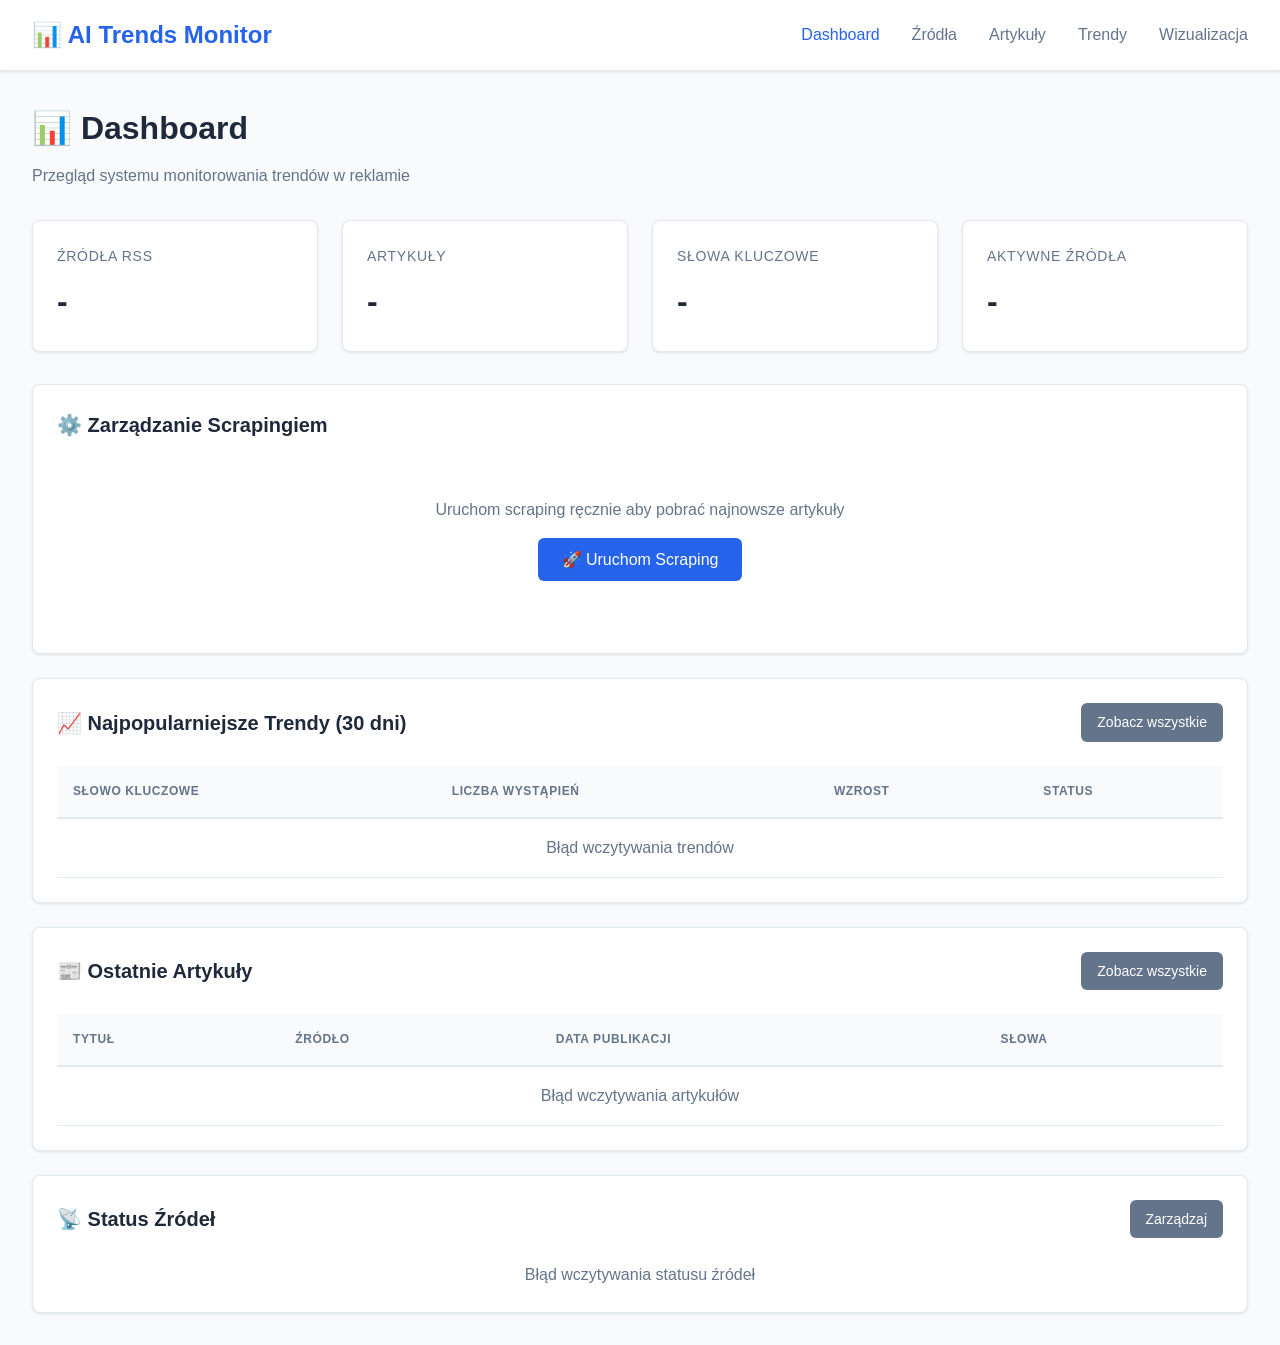
<file: admin-panel/index.html>
<!DOCTYPE html>
<html lang="pl">
<head>
    <meta charset="UTF-8">
    <meta name="viewport" content="width=device-width, initial-scale=1.0">
    <title>Dashboard - AI Trends Monitor</title>
    <link rel="stylesheet" href="css/style.css">
</head>
<body>
    <!-- Navigation -->
    <nav>
        <div class="nav-container">
            <a href="index.html" class="nav-brand">📊 AI Trends Monitor</a>
            <ul class="nav-links">
                <li><a href="index.html" class="active">Dashboard</a></li>
                <li><a href="sources.html">Źródła</a></li>
                <li><a href="articles.html">Artykuły</a></li>
                <li><a href="trends.html">Trendy</a></li>
                <li><a href="visualization.html">Wizualizacja</a></li>
            </ul>
        </div>
    </nav>

    <!-- Main Content -->
    <div class="container">
        <div class="page-header">
            <h1>📊 Dashboard</h1>
            <p>Przegląd systemu monitorowania trendów w reklamie</p>
        </div>

        <!-- Stats Grid -->
        <div class="stats-grid">
            <div class="stat-card">
                <div class="stat-label">Źródła RSS</div>
                <div class="stat-value" id="stat-sources">-</div>
            </div>
            <div class="stat-card">
                <div class="stat-label">Artykuły</div>
                <div class="stat-value" id="stat-articles">-</div>
            </div>
            <div class="stat-card">
                <div class="stat-label">Słowa kluczowe</div>
                <div class="stat-value" id="stat-keywords">-</div>
            </div>
            <div class="stat-card">
                <div class="stat-label">Aktywne źródła</div>
                <div class="stat-value" id="stat-active-sources">-</div>
            </div>
        </div>

        <!-- Scraping Control Card -->
        <div class="card">
            <div class="card-header">
                <h2 class="card-title">⚙️ Zarządzanie Scrapingiem</h2>
            </div>
            <div style="text-align: center; padding: 2rem 0;">
                <p class="text-muted mb-2">Uruchom scraping ręcznie aby pobrać najnowsze artykuły</p>
                <button id="trigger-scraping-btn" class="btn btn-primary" onclick="triggerScraping()">
                    🚀 Uruchom Scraping
                </button>
                <div id="scraping-status" class="mt-2"></div>
            </div>
        </div>

        <!-- Top Trending Keywords Card -->
        <div class="card">
            <div class="card-header">
                <h2 class="card-title">📈 Najpopularniejsze Trendy (30 dni)</h2>
                <a href="trends.html" class="btn btn-secondary btn-sm">Zobacz wszystkie</a>
            </div>
            <div id="loading-trends" class="spinner" style="display: none;"></div>
            <div class="table-container">
                <table>
                    <thead>
                        <tr>
                            <th>Słowo kluczowe</th>
                            <th>Liczba wystąpień</th>
                            <th>Wzrost</th>
                            <th>Status</th>
                        </tr>
                    </thead>
                    <tbody id="trends-tbody">
                        <tr>
                            <td colspan="4" class="text-center text-muted">Wczytywanie...</td>
                        </tr>
                    </tbody>
                </table>
            </div>
        </div>

        <!-- Recent Articles Card -->
        <div class="card">
            <div class="card-header">
                <h2 class="card-title">📰 Ostatnie Artykuły</h2>
                <a href="articles.html" class="btn btn-secondary btn-sm">Zobacz wszystkie</a>
            </div>
            <div id="loading-articles" class="spinner" style="display: none;"></div>
            <div class="table-container">
                <table>
                    <thead>
                        <tr>
                            <th>Tytuł</th>
                            <th>Źródło</th>
                            <th>Data publikacji</th>
                            <th>Słowa</th>
                        </tr>
                    </thead>
                    <tbody id="articles-tbody">
                        <tr>
                            <td colspan="4" class="text-center text-muted">Wczytywanie...</td>
                        </tr>
                    </tbody>
                </table>
            </div>
        </div>

        <!-- Sources Status Card -->
        <div class="card">
            <div class="card-header">
                <h2 class="card-title">📡 Status Źródeł</h2>
                <a href="sources.html" class="btn btn-secondary btn-sm">Zarządzaj</a>
            </div>
            <div id="loading-sources" class="spinner" style="display: none;"></div>
            <div id="sources-status"></div>
        </div>
    </div>

    <script src="js/api.js"></script>
    <script>
        // Load statistics
        async function loadStats() {
            try {
                const stats = await api.getStats();

                document.getElementById('stat-sources').textContent = stats.total_sources || 0;
                document.getElementById('stat-articles').textContent = stats.total_articles || 0;
                document.getElementById('stat-keywords').textContent = stats.unique_keywords || 0;
                document.getElementById('stat-active-sources').textContent = stats.active_sources || 0;

            } catch (error) {
                console.error('Error loading stats:', error);
            }
        }

        // Load top trends
        async function loadTrends() {
            const tbody = document.getElementById('trends-tbody');
            const spinner = document.getElementById('loading-trends');

            try {
                spinner.style.display = 'block';
                tbody.innerHTML = '';

                const trends = await api.getTrends(30, 10);

                if (trends.length === 0) {
                    tbody.innerHTML = `
                        <tr>
                            <td colspan="4" class="text-center text-muted">
                                Brak trendów do wyświetlenia
                            </td>
                        </tr>
                    `;
                    return;
                }

                trends.forEach(trend => {
                    const row = document.createElement('tr');
                    const growthPercent = (trend.growth_rate * 100).toFixed(1);
                    const trendBadge = trend.is_trending
                        ? '<span class="badge badge-success">📈 Rosnący</span>'
                        : '<span class="badge badge-info">-</span>';

                    row.innerHTML = `
                        <td><strong>${trend.keyword}</strong></td>
                        <td>
                            <a href="articles.html?topic_id=${trend.topic_id}&topic_name=${encodeURIComponent(trend.keyword)}"
                               style="color: var(--primary-color); text-decoration: none;"
                               title="Zobacz artykuły powiązane z tym trendem">
                                ${trend.count} 📄
                            </a>
                        </td>
                        <td><span class="badge badge-success">+${growthPercent}%</span></td>
                        <td>${trendBadge}</td>
                    `;

                    tbody.appendChild(row);
                });

            } catch (error) {
                console.error('Error loading trends:', error);
                tbody.innerHTML = `
                    <tr>
                        <td colspan="4" class="text-center text-muted">
                            Błąd wczytywania trendów
                        </td>
                    </tr>
                `;
            } finally {
                spinner.style.display = 'none';
            }
        }

        // Load recent articles
        async function loadArticles() {
            const tbody = document.getElementById('articles-tbody');
            const spinner = document.getElementById('loading-articles');

            try {
                spinner.style.display = 'block';
                tbody.innerHTML = '';

                const articles = await api.getArticles({ limit: 10, days: 7 });

                if (articles.length === 0) {
                    tbody.innerHTML = `
                        <tr>
                            <td colspan="4" class="text-center text-muted">
                                Brak artykułów do wyświetlenia
                            </td>
                        </tr>
                    `;
                    return;
                }

                articles.forEach(article => {
                    const row = document.createElement('tr');
                    const date = article.published_date
                        ? new Date(article.published_date).toLocaleDateString('pl-PL')
                        : 'Brak daty';

                    row.innerHTML = `
                        <td>
                            <a href="${article.url}" target="_blank" style="color: var(--primary-color); text-decoration: none;">
                                ${article.title}
                            </a>
                        </td>
                        <td><span class="text-sm">${article.source_name}</span></td>
                        <td class="text-sm">${date}</td>
                        <td>${article.word_count}</td>
                    `;

                    tbody.appendChild(row);
                });

            } catch (error) {
                console.error('Error loading articles:', error);
                tbody.innerHTML = `
                    <tr>
                        <td colspan="4" class="text-center text-muted">
                            Błąd wczytywania artykułów
                        </td>
                    </tr>
                `;
            } finally {
                spinner.style.display = 'none';
            }
        }

        // Load sources status
        async function loadSourcesStatus() {
            const container = document.getElementById('sources-status');
            const spinner = document.getElementById('loading-sources');

            try {
                spinner.style.display = 'block';
                container.innerHTML = '';

                const sources = await api.getSources(false);

                const activeSources = sources.filter(s => s.active).length;
                const inactiveSources = sources.filter(s => !s.active).length;

                container.innerHTML = `
                    <div class="flex flex-gap">
                        <div style="flex: 1; text-align: center; padding: 1rem;">
                            <div style="font-size: 2rem; color: var(--success-color);">✓</div>
                            <div style="font-size: 1.5rem; font-weight: 600;">${activeSources}</div>
                            <div class="text-muted text-sm">Aktywne źródła</div>
                        </div>
                        <div style="flex: 1; text-align: center; padding: 1rem;">
                            <div style="font-size: 2rem; color: var(--danger-color);">✗</div>
                            <div style="font-size: 1.5rem; font-weight: 600;">${inactiveSources}</div>
                            <div class="text-muted text-sm">Nieaktywne źródła</div>
                        </div>
                        <div style="flex: 1; text-align: center; padding: 1rem;">
                            <div style="font-size: 2rem;">📊</div>
                            <div style="font-size: 1.5rem; font-weight: 600;">${sources.length}</div>
                            <div class="text-muted text-sm">Wszystkie źródła</div>
                        </div>
                    </div>
                `;

            } catch (error) {
                console.error('Error loading sources status:', error);
                container.innerHTML = '<p class="text-center text-muted">Błąd wczytywania statusu źródeł</p>';
            } finally {
                spinner.style.display = 'none';
            }
        }

        // Trigger scraping
        async function triggerScraping() {
            const btn = document.getElementById('trigger-scraping-btn');
            const statusDiv = document.getElementById('scraping-status');

            try {
                btn.disabled = true;
                btn.textContent = '⏳ Uruchamianie...';

                const result = await api.triggerScraping();

                statusDiv.innerHTML = `
                    <div class="alert alert-success">
                        Scraping uruchomiony! PID: ${result.pid}<br>
                        Status: ${result.status}<br>
                        <small>To może potrwać kilka minut. Odśwież stronę za chwilę aby zobaczyć nowe artykuły.</small>
                    </div>
                `;

                setTimeout(() => {
                    btn.disabled = false;
                    btn.textContent = '🚀 Uruchom Scraping';
                }, 10000);

            } catch (error) {
                statusDiv.innerHTML = `
                    <div class="alert alert-error">
                        Błąd uruchamiania scrapingu: ${error.message}
                    </div>
                `;
                btn.disabled = false;
                btn.textContent = '🚀 Uruchom Scraping';
            }
        }

        // Load all data on page load
        document.addEventListener('DOMContentLoaded', () => {
            loadStats();
            loadTrends();
            loadArticles();
            loadSourcesStatus();
        });
    </script>
</body>
</html>
</file>
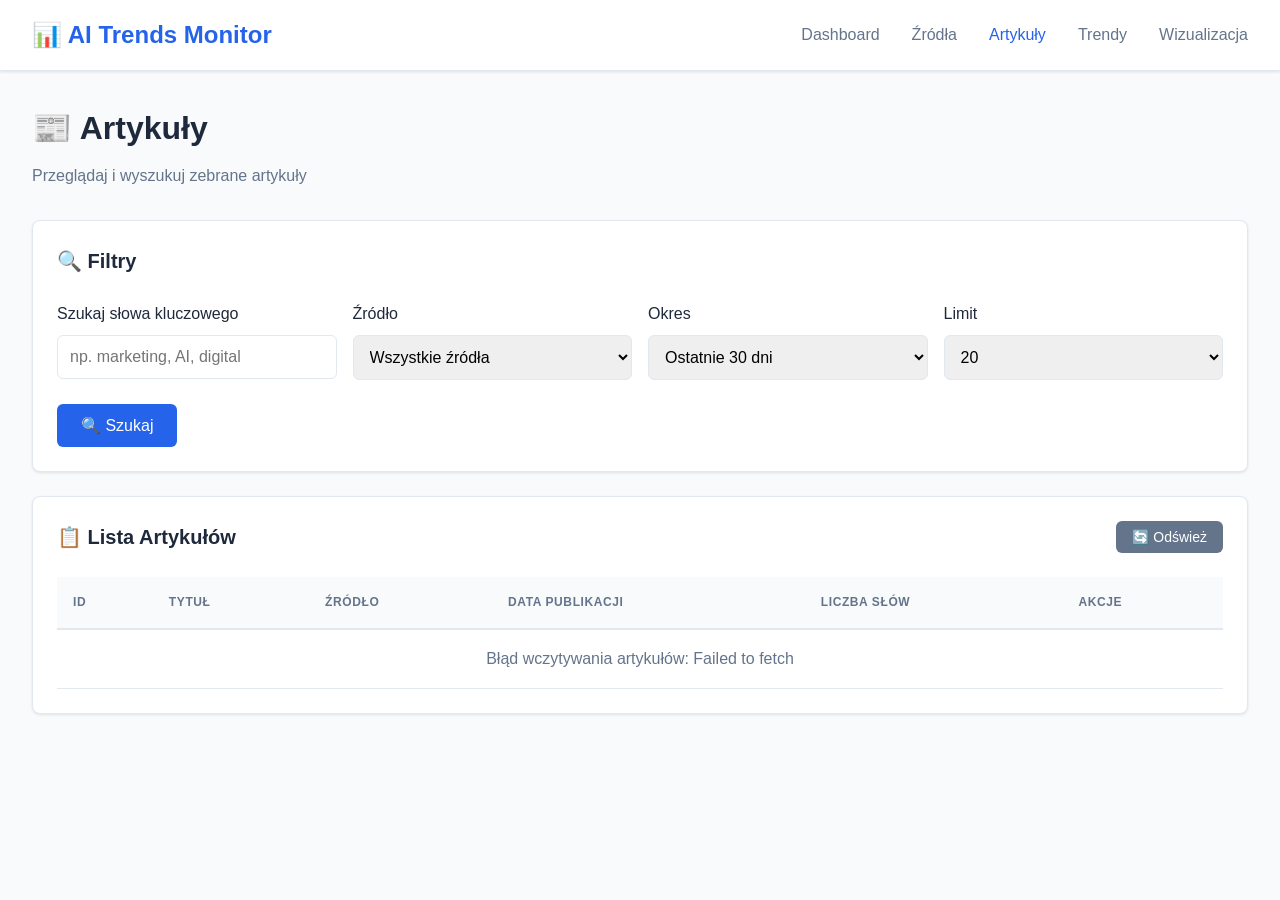
<file: admin-panel/articles.html>
<!DOCTYPE html>
<html lang="pl">
<head>
    <meta charset="UTF-8">
    <meta name="viewport" content="width=device-width, initial-scale=1.0">
    <title>Artykuły - AI Trends Monitor</title>
    <link rel="stylesheet" href="css/style.css">
</head>
<body>
    <!-- Navigation -->
    <nav>
        <div class="nav-container">
            <a href="index.html" class="nav-brand">📊 AI Trends Monitor</a>
            <ul class="nav-links">
                <li><a href="index.html">Dashboard</a></li>
                <li><a href="sources.html">Źródła</a></li>
                <li><a href="articles.html" class="active">Artykuły</a></li>
                <li><a href="trends.html">Trendy</a></li>
                <li><a href="visualization.html">Wizualizacja</a></li>
            </ul>
        </div>
    </nav>

    <!-- Main Content -->
    <div class="container">
        <div class="page-header">
            <h1>📰 Artykuły</h1>
            <p>Przeglądaj i wyszukuj zebrane artykuły</p>
        </div>

        <!-- Topic Filter Banner (shown when filtering by topic) -->
        <div id="topic-filter-banner" class="card" style="display: none; background: linear-gradient(135deg, #667eea 0%, #764ba2 100%); color: white;">
            <div class="flex" style="justify-content: space-between; align-items: center;">
                <div>
                    <strong>📊 Filtrowanie po temacie:</strong>
                    <span id="topic-filter-name"></span>
                </div>
                <button class="btn btn-secondary btn-sm" onclick="clearTopicFilter()">
                    ✕ Wyczyść filtr
                </button>
            </div>
        </div>

        <!-- Filters Card -->
        <div class="card">
            <div class="card-header">
                <h2 class="card-title">🔍 Filtry</h2>
            </div>
            <div class="flex flex-gap" style="flex-wrap: wrap;">
                <div class="form-group" style="flex: 1; min-width: 200px;">
                    <label class="form-label">Szukaj słowa kluczowego</label>
                    <input
                        type="text"
                        id="keyword-filter"
                        class="form-input"
                        placeholder="np. marketing, AI, digital"
                    >
                </div>
                <div class="form-group" style="flex: 1; min-width: 200px;">
                    <label class="form-label">Źródło</label>
                    <select id="source-filter" class="form-select">
                        <option value="">Wszystkie źródła</option>
                    </select>
                </div>
                <div class="form-group" style="flex: 1; min-width: 200px;">
                    <label class="form-label">Okres</label>
                    <select id="days-filter" class="form-select">
                        <option value="">Wszystkie</option>
                        <option value="7">Ostatnie 7 dni</option>
                        <option value="30" selected>Ostatnie 30 dni</option>
                        <option value="90">Ostatnie 90 dni</option>
                    </select>
                </div>
                <div class="form-group" style="flex: 1; min-width: 200px;">
                    <label class="form-label">Limit</label>
                    <select id="limit-filter" class="form-select">
                        <option value="20" selected>20</option>
                        <option value="50">50</option>
                        <option value="100">100</option>
                    </select>
                </div>
            </div>
            <button class="btn btn-primary" onclick="loadArticles()">
                🔍 Szukaj
            </button>
        </div>

        <!-- Articles Card -->
        <div class="card">
            <div class="card-header">
                <h2 class="card-title">📋 Lista Artykułów</h2>
                <button class="btn btn-secondary btn-sm" onclick="loadArticles()">
                    🔄 Odśwież
                </button>
            </div>

            <!-- Loading Spinner -->
            <div id="loading-spinner" class="spinner" style="display: none;"></div>

            <!-- Articles Table -->
            <div class="table-container">
                <table>
                    <thead>
                        <tr>
                            <th>ID</th>
                            <th>Tytuł</th>
                            <th>Źródło</th>
                            <th>Data publikacji</th>
                            <th>Liczba słów</th>
                            <th>Akcje</th>
                        </tr>
                    </thead>
                    <tbody id="articles-tbody">
                        <tr>
                            <td colspan="6" class="text-center text-muted">
                                Użyj filtrów i kliknij "Szukaj"
                            </td>
                        </tr>
                    </tbody>
                </table>
            </div>
        </div>
    </div>

    <script src="js/api.js"></script>
    <script>
        // Current topic filter (set from URL)
        let currentTopicId = null;

        // Format date
        function formatDate(dateString) {
            if (!dateString) return 'Brak daty';
            const date = new Date(dateString);
            return date.toLocaleString('pl-PL');
        }

        // Load sources for filter
        async function loadSourcesFilter() {
            try {
                const sources = await api.getSources(true);
                const select = document.getElementById('source-filter');

                sources.forEach(source => {
                    const option = document.createElement('option');
                    option.value = source.id;
                    option.textContent = source.name;
                    select.appendChild(option);
                });

            } catch (error) {
                console.error('Error loading sources filter:', error);
            }
        }

        // Clear topic filter
        function clearTopicFilter() {
            currentTopicId = null;
            document.getElementById('topic-filter-banner').style.display = 'none';
            // Update URL without topic_id
            window.history.replaceState({}, '', 'articles.html');
            loadArticles();
        }

        // Load articles
        async function loadArticles() {
            const tbody = document.getElementById('articles-tbody');
            const spinner = document.getElementById('loading-spinner');

            const keyword = document.getElementById('keyword-filter').value;
            const sourceId = document.getElementById('source-filter').value;
            const days = document.getElementById('days-filter').value;
            const limit = document.getElementById('limit-filter').value;

            try {
                spinner.style.display = 'block';
                tbody.innerHTML = '';

                const params = {
                    limit: parseInt(limit)
                };

                // Topic filter takes priority
                if (currentTopicId) {
                    params.topic_id = currentTopicId;
                } else {
                    if (keyword) params.keyword = keyword;
                    if (sourceId) params.source_id = parseInt(sourceId);
                    if (days) params.days = parseInt(days);
                }

                const articles = await api.getArticles(params);

                if (articles.length === 0) {
                    tbody.innerHTML = `
                        <tr>
                            <td colspan="6" class="text-center text-muted">
                                Nie znaleziono artykułów spełniających kryteria
                            </td>
                        </tr>
                    `;
                    return;
                }

                articles.forEach(article => {
                    const row = document.createElement('tr');

                    row.innerHTML = `
                        <td>${article.id}</td>
                        <td>
                            <strong>${article.title}</strong>
                        </td>
                        <td><span class="text-sm">${article.source_name}</span></td>
                        <td class="text-sm">${formatDate(article.published_date)}</td>
                        <td>${article.word_count}</td>
                        <td>
                            <a href="${article.url}" target="_blank" class="btn btn-primary btn-sm">
                                🔗 Otwórz
                            </a>
                        </td>
                    `;

                    tbody.appendChild(row);
                });

            } catch (error) {
                console.error('Error loading articles:', error);
                tbody.innerHTML = `
                    <tr>
                        <td colspan="6" class="text-center text-muted">
                            Błąd wczytywania artykułów: ${error.message}
                        </td>
                    </tr>
                `;
            } finally {
                spinner.style.display = 'none';
            }
        }

        // Load data on page load
        document.addEventListener('DOMContentLoaded', () => {
            loadSourcesFilter();

            // Check for URL parameters
            const urlParams = new URLSearchParams(window.location.search);
            const topicIdParam = urlParams.get('topic_id');
            const topicNameParam = urlParams.get('topic_name');
            const keywordParam = urlParams.get('keyword');

            // Topic filter takes priority
            if (topicIdParam) {
                currentTopicId = parseInt(topicIdParam);
                document.getElementById('topic-filter-banner').style.display = 'block';
                document.getElementById('topic-filter-name').textContent = topicNameParam || `Topic #${topicIdParam}`;
                // Clear days filter to show all articles
                document.getElementById('days-filter').value = '';
            } else if (keywordParam) {
                document.getElementById('keyword-filter').value = keywordParam;
                document.getElementById('days-filter').value = '';
            }

            loadArticles();
        });

        // Add enter key listener for keyword search
        document.getElementById('keyword-filter').addEventListener('keypress', (e) => {
            if (e.key === 'Enter') {
                loadArticles();
            }
        });
    </script>
</body>
</html>
</file>
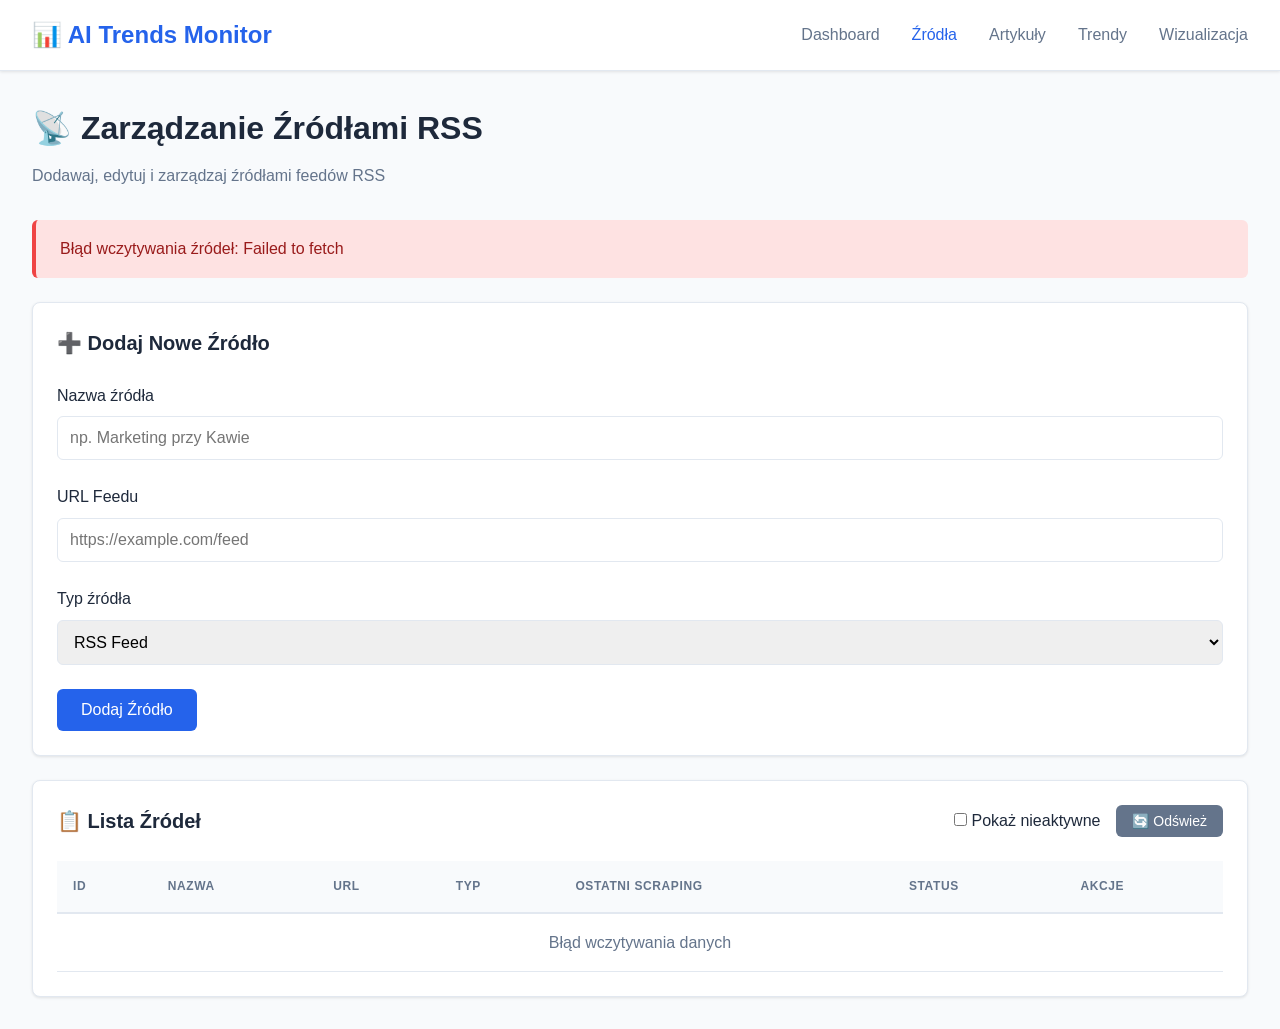
<file: admin-panel/sources.html>
<!DOCTYPE html>
<html lang="pl">
<head>
    <meta charset="UTF-8">
    <meta name="viewport" content="width=device-width, initial-scale=1.0">
    <title>Źródła RSS - AI Trends Monitor</title>
    <link rel="stylesheet" href="css/style.css">
</head>
<body>
    <!-- Navigation -->
    <nav>
        <div class="nav-container">
            <a href="index.html" class="nav-brand">📊 AI Trends Monitor</a>
            <ul class="nav-links">
                <li><a href="index.html">Dashboard</a></li>
                <li><a href="sources.html" class="active">Źródła</a></li>
                <li><a href="articles.html">Artykuły</a></li>
                <li><a href="trends.html">Trendy</a></li>
                <li><a href="visualization.html">Wizualizacja</a></li>
            </ul>
        </div>
    </nav>

    <!-- Main Content -->
    <div class="container">
        <div class="page-header">
            <h1>📡 Zarządzanie Źródłami RSS</h1>
            <p>Dodawaj, edytuj i zarządzaj źródłami feedów RSS</p>
        </div>

        <!-- Alert Container -->
        <div id="alert-container"></div>

        <!-- Add Source Card -->
        <div class="card">
            <div class="card-header">
                <h2 class="card-title">➕ Dodaj Nowe Źródło</h2>
            </div>
            <form id="add-source-form">
                <div class="form-group">
                    <label class="form-label" for="source-name">Nazwa źródła</label>
                    <input
                        type="text"
                        id="source-name"
                        class="form-input"
                        placeholder="np. Marketing przy Kawie"
                        required
                    >
                </div>
                <div class="form-group">
                    <label class="form-label" for="source-url">URL Feedu</label>
                    <input
                        type="url"
                        id="source-url"
                        class="form-input"
                        placeholder="https://example.com/feed"
                        required
                    >
                </div>
                <div class="form-group">
                    <label class="form-label" for="source-type">Typ źródła</label>
                    <select id="source-type" class="form-select" required>
                        <option value="rss">RSS Feed</option>
                        <option value="blog">Blog</option>
                        <option value="sitemap">Sitemap</option>
                    </select>
                </div>
                <button type="submit" class="btn btn-primary">Dodaj Źródło</button>
            </form>
        </div>

        <!-- Sources List Card -->
        <div class="card">
            <div class="card-header">
                <h2 class="card-title">📋 Lista Źródeł</h2>
                <div class="flex flex-gap items-center">
                    <label>
                        <input type="checkbox" id="show-inactive" onchange="loadSources()">
                        Pokaż nieaktywne
                    </label>
                    <button class="btn btn-secondary btn-sm" onclick="loadSources()">
                        🔄 Odśwież
                    </button>
                </div>
            </div>

            <!-- Loading Spinner -->
            <div id="loading-spinner" class="spinner" style="display: none;"></div>

            <!-- Sources Table -->
            <div class="table-container">
                <table id="sources-table">
                    <thead>
                        <tr>
                            <th>ID</th>
                            <th>Nazwa</th>
                            <th>URL</th>
                            <th>Typ</th>
                            <th>Ostatni scraping</th>
                            <th>Status</th>
                            <th>Akcje</th>
                        </tr>
                    </thead>
                    <tbody id="sources-tbody">
                        <!-- Sources will be loaded here -->
                    </tbody>
                </table>
            </div>
        </div>
    </div>

    <!-- Edit Modal -->
    <div id="edit-modal" class="modal">
        <div class="modal-content">
            <div class="modal-header">
                <h2 class="modal-title">✏️ Edytuj Źródło</h2>
                <button class="modal-close" onclick="closeEditModal()">&times;</button>
            </div>
            <form id="edit-source-form">
                <input type="hidden" id="edit-source-id">
                <div class="form-group">
                    <label class="form-label" for="edit-source-name">Nazwa źródła</label>
                    <input
                        type="text"
                        id="edit-source-name"
                        class="form-input"
                        required
                    >
                </div>
                <div class="form-group">
                    <label class="form-label" for="edit-source-url">URL Feedu</label>
                    <input
                        type="url"
                        id="edit-source-url"
                        class="form-input"
                        required
                    >
                </div>
                <div class="form-group">
                    <label class="form-label" for="edit-source-type">Typ źródła</label>
                    <select id="edit-source-type" class="form-select" required>
                        <option value="rss">RSS Feed</option>
                        <option value="blog">Blog</option>
                        <option value="sitemap">Sitemap</option>
                    </select>
                </div>
                <div class="flex flex-gap">
                    <button type="submit" class="btn btn-primary">Zapisz zmiany</button>
                    <button type="button" class="btn btn-secondary" onclick="closeEditModal()">Anuluj</button>
                </div>
            </form>
        </div>
    </div>

    <script src="js/api.js"></script>
    <script>
        // Show alert message
        function showAlert(message, type = 'success') {
            const alertContainer = document.getElementById('alert-container');
            const alertClass = type === 'success' ? 'alert-success' : 'alert-error';

            const alertHtml = `
                <div class="alert ${alertClass}">
                    ${message}
                </div>
            `;

            alertContainer.innerHTML = alertHtml;

            // Auto-hide after 5 seconds
            setTimeout(() => {
                alertContainer.innerHTML = '';
            }, 5000);
        }

        // Format date
        function formatDate(dateString) {
            if (!dateString) return 'Nigdy';
            const date = new Date(dateString);
            return date.toLocaleString('pl-PL');
        }

        // Load sources from API
        async function loadSources() {
            const tbody = document.getElementById('sources-tbody');
            const spinner = document.getElementById('loading-spinner');
            const showInactive = document.getElementById('show-inactive').checked;

            try {
                spinner.style.display = 'block';
                tbody.innerHTML = '';

                const sources = await api.getSources(!showInactive);

                if (sources.length === 0) {
                    tbody.innerHTML = `
                        <tr>
                            <td colspan="7" class="text-center text-muted">
                                Brak źródeł do wyświetlenia
                            </td>
                        </tr>
                    `;
                    return;
                }

                sources.forEach(source => {
                    const row = document.createElement('tr');
                    const statusBadge = source.active
                        ? '<span class="badge badge-success">Aktywne</span>'
                        : '<span class="badge badge-danger">Nieaktywne</span>';

                    row.innerHTML = `
                        <td>${source.id}</td>
                        <td><strong>${source.name}</strong></td>
                        <td><span class="text-sm">${source.url.substring(0, 50)}${source.url.length > 50 ? '...' : ''}</span></td>
                        <td><span class="badge badge-info">${source.source_type}</span></td>
                        <td class="text-sm">${formatDate(source.last_scraped)}</td>
                        <td>${statusBadge}</td>
                        <td>
                            <div class="flex flex-gap">
                                <button class="btn btn-secondary btn-sm" onclick="openEditModal(${source.id})">
                                    ✏️ Edytuj
                                </button>
                                <button class="btn btn-danger btn-sm" onclick="deleteSource(${source.id}, '${source.name}')">
                                    🗑️ Usuń
                                </button>
                            </div>
                        </td>
                    `;

                    tbody.appendChild(row);
                });

            } catch (error) {
                showAlert('Błąd wczytywania źródeł: ' + error.message, 'error');
                tbody.innerHTML = `
                    <tr>
                        <td colspan="7" class="text-center text-muted">
                            Błąd wczytywania danych
                        </td>
                    </tr>
                `;
            } finally {
                spinner.style.display = 'none';
            }
        }

        // Add source form handler
        document.getElementById('add-source-form').addEventListener('submit', async (e) => {
            e.preventDefault();

            const name = document.getElementById('source-name').value;
            const url = document.getElementById('source-url').value;
            const type = document.getElementById('source-type').value;

            try {
                await api.addSource(name, url, type);
                showAlert(`Źródło "${name}" zostało dodane pomyślnie!`, 'success');

                // Clear form
                document.getElementById('add-source-form').reset();

                // Reload sources
                loadSources();

            } catch (error) {
                showAlert('Błąd dodawania źródła: ' + error.message, 'error');
            }
        });

        // Open edit modal
        async function openEditModal(sourceId) {
            try {
                const sources = await api.getSources(false);
                const source = sources.find(s => s.id === sourceId);

                if (!source) {
                    showAlert('Nie znaleziono źródła', 'error');
                    return;
                }

                document.getElementById('edit-source-id').value = source.id;
                document.getElementById('edit-source-name').value = source.name;
                document.getElementById('edit-source-url').value = source.url;
                document.getElementById('edit-source-type').value = source.source_type;

                document.getElementById('edit-modal').classList.add('active');

            } catch (error) {
                showAlert('Błąd wczytywania danych źródła: ' + error.message, 'error');
            }
        }

        // Close edit modal
        function closeEditModal() {
            document.getElementById('edit-modal').classList.remove('active');
        }

        // Edit source form handler
        document.getElementById('edit-source-form').addEventListener('submit', async (e) => {
            e.preventDefault();

            const id = document.getElementById('edit-source-id').value;
            const name = document.getElementById('edit-source-name').value;
            const url = document.getElementById('edit-source-url').value;
            const type = document.getElementById('edit-source-type').value;

            try {
                await api.updateSource(id, name, url, type);
                showAlert(`Źródło "${name}" zostało zaktualizowane!`, 'success');

                closeEditModal();
                loadSources();

            } catch (error) {
                showAlert('Błąd aktualizacji źródła: ' + error.message, 'error');
            }
        });

        // Delete source
        async function deleteSource(sourceId, sourceName) {
            if (!confirm(`Czy na pewno chcesz usunąć źródło "${sourceName}"?\n\nŹródło zostanie dezaktywowane (soft delete).`)) {
                return;
            }

            try {
                await api.deleteSource(sourceId);
                showAlert(`Źródło "${sourceName}" zostało usunięte!`, 'success');
                loadSources();

            } catch (error) {
                showAlert('Błąd usuwania źródła: ' + error.message, 'error');
            }
        }

        // Load sources on page load
        document.addEventListener('DOMContentLoaded', () => {
            loadSources();
        });
    </script>
</body>
</html>
</file>
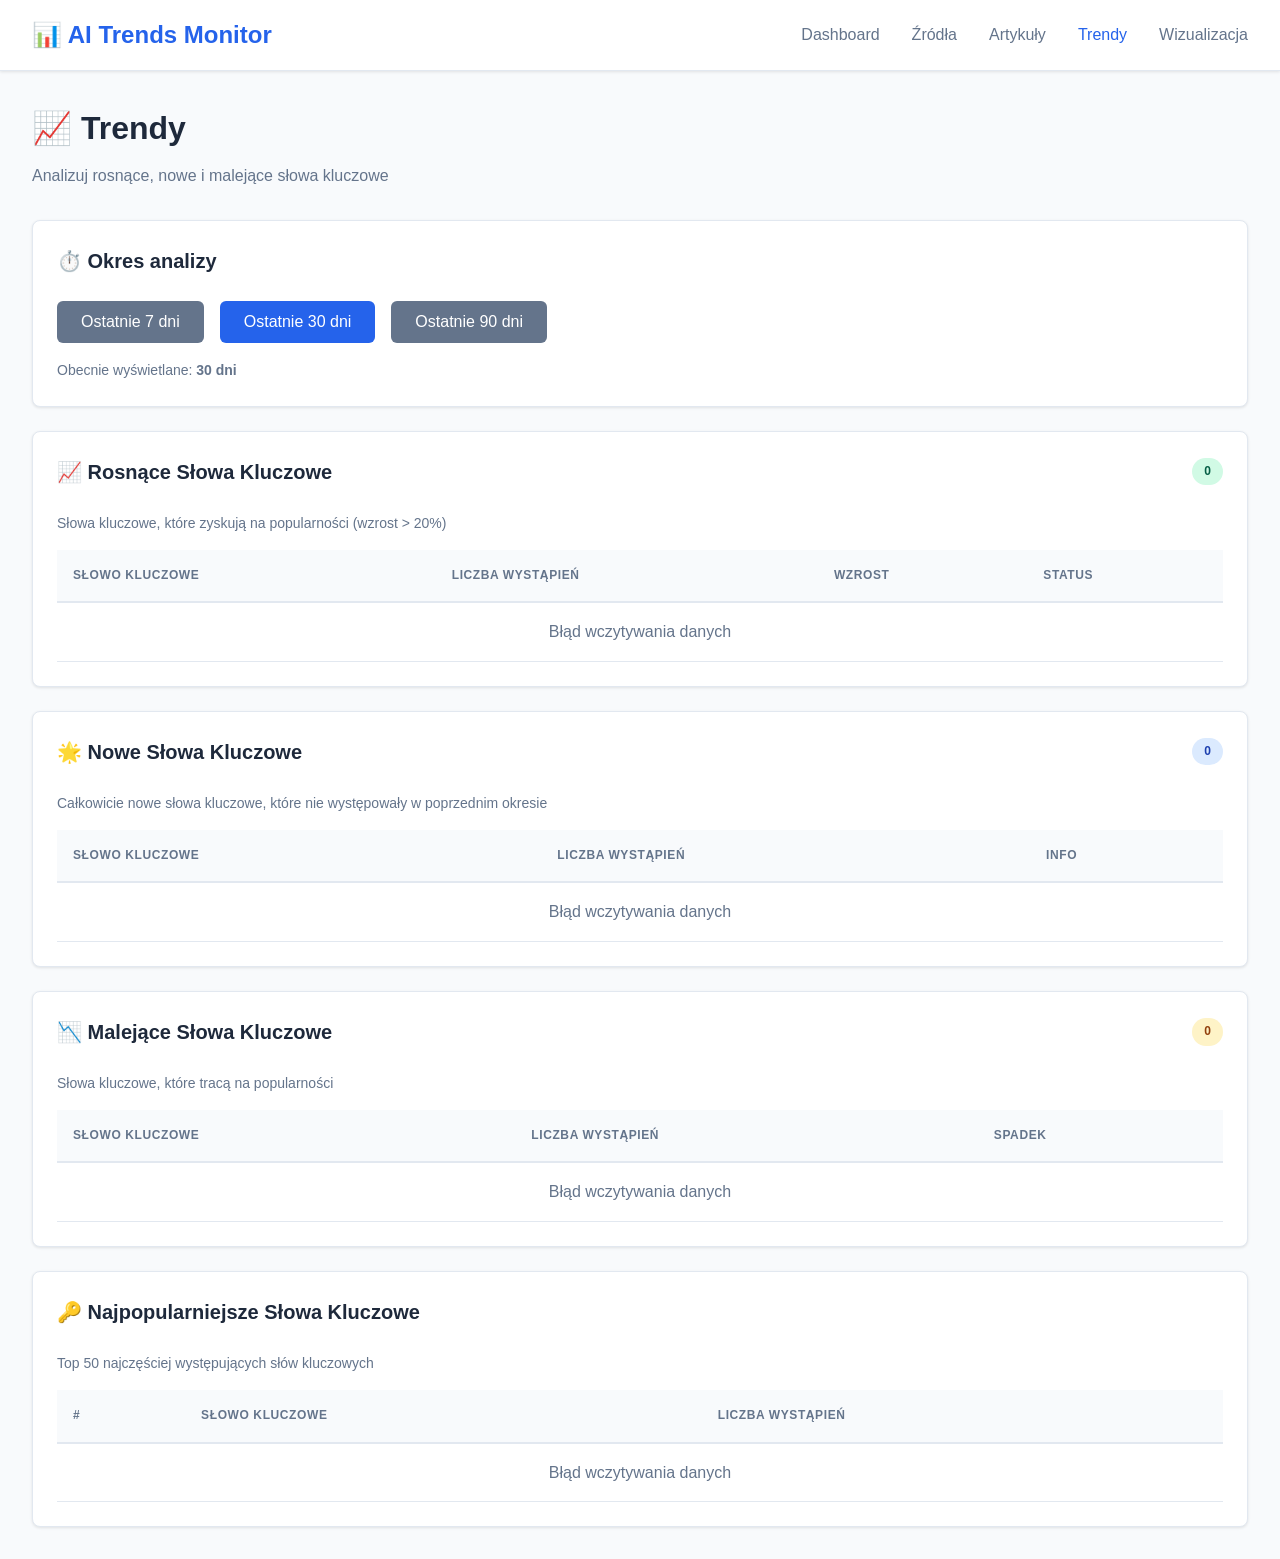
<file: admin-panel/trends.html>
<!DOCTYPE html>
<html lang="pl">
<head>
    <meta charset="UTF-8">
    <meta name="viewport" content="width=device-width, initial-scale=1.0">
    <title>Trendy - AI Trends Monitor</title>
    <link rel="stylesheet" href="css/style.css">
</head>
<body>
    <!-- Navigation -->
    <nav>
        <div class="nav-container">
            <a href="index.html" class="nav-brand">📊 AI Trends Monitor</a>
            <ul class="nav-links">
                <li><a href="index.html">Dashboard</a></li>
                <li><a href="sources.html">Źródła</a></li>
                <li><a href="articles.html">Artykuły</a></li>
                <li><a href="trends.html" class="active">Trendy</a></li>
                <li><a href="visualization.html">Wizualizacja</a></li>
            </ul>
        </div>
    </nav>

    <!-- Main Content -->
    <div class="container">
        <div class="page-header">
            <h1>📈 Trendy</h1>
            <p>Analizuj rosnące, nowe i malejące słowa kluczowe</p>
        </div>

        <!-- Period Selector -->
        <div class="card">
            <div class="card-header">
                <h2 class="card-title">⏱️ Okres analizy</h2>
            </div>
            <div class="flex flex-gap">
                <button class="btn btn-secondary" onclick="changePeriod(7)">
                    Ostatnie 7 dni
                </button>
                <button class="btn btn-primary" onclick="changePeriod(30)">
                    Ostatnie 30 dni
                </button>
                <button class="btn btn-secondary" onclick="changePeriod(90)">
                    Ostatnie 90 dni
                </button>
            </div>
            <p class="text-muted text-sm mt-2">
                Obecnie wyświetlane: <strong id="current-period">30 dni</strong>
            </p>
        </div>

        <!-- Trending Keywords -->
        <div class="card">
            <div class="card-header">
                <h2 class="card-title">📈 Rosnące Słowa Kluczowe</h2>
                <span class="badge badge-success" id="trending-count">0</span>
            </div>
            <p class="text-muted text-sm mb-2">
                Słowa kluczowe, które zyskują na popularności (wzrost > 20%)
            </p>
            <div id="loading-trending" class="spinner" style="display: none;"></div>
            <div class="table-container">
                <table>
                    <thead>
                        <tr>
                            <th>Słowo kluczowe</th>
                            <th>Liczba wystąpień</th>
                            <th>Wzrost</th>
                            <th>Status</th>
                        </tr>
                    </thead>
                    <tbody id="trending-tbody">
                        <tr>
                            <td colspan="4" class="text-center text-muted">Wczytywanie...</td>
                        </tr>
                    </tbody>
                </table>
            </div>
        </div>

        <!-- Emerging Keywords -->
        <div class="card">
            <div class="card-header">
                <h2 class="card-title">🌟 Nowe Słowa Kluczowe</h2>
                <span class="badge badge-info" id="emerging-count">0</span>
            </div>
            <p class="text-muted text-sm mb-2">
                Całkowicie nowe słowa kluczowe, które nie występowały w poprzednim okresie
            </p>
            <div id="loading-emerging" class="spinner" style="display: none;"></div>
            <div class="table-container">
                <table>
                    <thead>
                        <tr>
                            <th>Słowo kluczowe</th>
                            <th>Liczba wystąpień</th>
                            <th>Info</th>
                        </tr>
                    </thead>
                    <tbody id="emerging-tbody">
                        <tr>
                            <td colspan="3" class="text-center text-muted">Wczytywanie...</td>
                        </tr>
                    </tbody>
                </table>
            </div>
        </div>

        <!-- Declining Keywords -->
        <div class="card">
            <div class="card-header">
                <h2 class="card-title">📉 Malejące Słowa Kluczowe</h2>
                <span class="badge badge-warning" id="declining-count">0</span>
            </div>
            <p class="text-muted text-sm mb-2">
                Słowa kluczowe, które tracą na popularności
            </p>
            <div id="loading-declining" class="spinner" style="display: none;"></div>
            <div class="table-container">
                <table>
                    <thead>
                        <tr>
                            <th>Słowo kluczowe</th>
                            <th>Liczba wystąpień</th>
                            <th>Spadek</th>
                        </tr>
                    </thead>
                    <tbody id="declining-tbody">
                        <tr>
                            <td colspan="3" class="text-center text-muted">Wczytywanie...</td>
                        </tr>
                    </tbody>
                </table>
            </div>
        </div>

        <!-- Top Keywords -->
        <div class="card">
            <div class="card-header">
                <h2 class="card-title">🔑 Najpopularniejsze Słowa Kluczowe</h2>
            </div>
            <p class="text-muted text-sm mb-2">
                Top 50 najczęściej występujących słów kluczowych
            </p>
            <div id="loading-keywords" class="spinner" style="display: none;"></div>
            <div class="table-container">
                <table>
                    <thead>
                        <tr>
                            <th>#</th>
                            <th>Słowo kluczowe</th>
                            <th>Liczba wystąpień</th>
                        </tr>
                    </thead>
                    <tbody id="keywords-tbody">
                        <tr>
                            <td colspan="3" class="text-center text-muted">Wczytywanie...</td>
                        </tr>
                    </tbody>
                </table>
            </div>
        </div>
    </div>

    <script src="js/api.js"></script>
    <script>
        let currentDays = 30;

        // Change period
        function changePeriod(days) {
            currentDays = days;
            document.getElementById('current-period').textContent = `${days} dni`;

            // Update button styles
            document.querySelectorAll('.card button').forEach(btn => {
                if (btn.textContent.includes(days)) {
                    btn.className = 'btn btn-primary';
                } else {
                    btn.className = 'btn btn-secondary';
                }
            });

            loadTrendingKeywords();
            loadEmergingKeywords();
            loadDecliningKeywords();
        }

        // Load trending keywords
        async function loadTrendingKeywords() {
            const tbody = document.getElementById('trending-tbody');
            const spinner = document.getElementById('loading-trending');
            const countBadge = document.getElementById('trending-count');

            try {
                spinner.style.display = 'block';
                tbody.innerHTML = '';

                const trends = await api.getTrends(currentDays, 50);

                countBadge.textContent = trends.length;

                if (trends.length === 0) {
                    tbody.innerHTML = `
                        <tr>
                            <td colspan="4" class="text-center text-muted">
                                Brak rosnących słów kluczowych w tym okresie
                            </td>
                        </tr>
                    `;
                    return;
                }

                trends.forEach(trend => {
                    const row = document.createElement('tr');
                    const growthPercent = (trend.growth_rate * 100).toFixed(1);

                    row.innerHTML = `
                        <td><strong>${trend.keyword}</strong></td>
                        <td>
                            <a href="articles.html?topic_id=${trend.topic_id}&topic_name=${encodeURIComponent(trend.keyword)}"
                               style="color: var(--primary-color); text-decoration: none;"
                               title="Zobacz artykuły powiązane z tym trendem">
                                ${trend.count} 📄
                            </a>
                        </td>
                        <td><span class="badge badge-success">+${growthPercent}%</span></td>
                        <td><span class="badge badge-success">📈 Rosnący</span></td>
                    `;

                    tbody.appendChild(row);
                });

            } catch (error) {
                console.error('Error loading trending keywords:', error);
                tbody.innerHTML = `
                    <tr>
                        <td colspan="4" class="text-center text-muted">
                            Błąd wczytywania danych
                        </td>
                    </tr>
                `;
            } finally {
                spinner.style.display = 'none';
            }
        }

        // Load emerging keywords
        async function loadEmergingKeywords() {
            const tbody = document.getElementById('emerging-tbody');
            const spinner = document.getElementById('loading-emerging');
            const countBadge = document.getElementById('emerging-count');

            try {
                spinner.style.display = 'block';
                tbody.innerHTML = '';

                const emerging = await api.getEmergingTrends(currentDays, 50);

                countBadge.textContent = emerging.length;

                if (emerging.length === 0) {
                    tbody.innerHTML = `
                        <tr>
                            <td colspan="3" class="text-center text-muted">
                                Brak nowych słów kluczowych w tym okresie
                            </td>
                        </tr>
                    `;
                    return;
                }

                emerging.forEach(topic => {
                    const row = document.createElement('tr');
                    const topicName = topic.topic_name || topic.keyword;

                    row.innerHTML = `
                        <td><strong>${topicName}</strong></td>
                        <td>
                            <a href="articles.html?topic_id=${topic.topic_id}&topic_name=${encodeURIComponent(topicName)}"
                               style="color: var(--primary-color); text-decoration: none;"
                               title="Zobacz artykuły powiązane z tym trendem">
                                ${topic.count} 📄
                            </a>
                        </td>
                        <td><span class="badge badge-info">🌟 Nowe</span></td>
                    `;

                    tbody.appendChild(row);
                });

            } catch (error) {
                console.error('Error loading emerging keywords:', error);
                tbody.innerHTML = `
                    <tr>
                        <td colspan="3" class="text-center text-muted">
                            Błąd wczytywania danych
                        </td>
                    </tr>
                `;
            } finally {
                spinner.style.display = 'none';
            }
        }

        // Load declining keywords
        async function loadDecliningKeywords() {
            const tbody = document.getElementById('declining-tbody');
            const spinner = document.getElementById('loading-declining');
            const countBadge = document.getElementById('declining-count');

            try {
                spinner.style.display = 'block';
                tbody.innerHTML = '';

                const declining = await api.getDecliningTrends(currentDays, 50);

                countBadge.textContent = declining.length;

                if (declining.length === 0) {
                    tbody.innerHTML = `
                        <tr>
                            <td colspan="3" class="text-center text-muted">
                                Brak malejących słów kluczowych w tym okresie
                            </td>
                        </tr>
                    `;
                    return;
                }

                declining.forEach(topic => {
                    const row = document.createElement('tr');
                    const declinePercent = Math.abs(topic.growth_rate * 100).toFixed(1);

                    row.innerHTML = `
                        <td><strong>${topic.keyword}</strong></td>
                        <td>
                            <a href="articles.html?topic_id=${topic.topic_id}&topic_name=${encodeURIComponent(topic.keyword)}"
                               style="color: var(--primary-color); text-decoration: none;"
                               title="Zobacz artykuły powiązane z tym trendem">
                                ${topic.count} 📄
                            </a>
                        </td>
                        <td><span class="badge badge-warning">-${declinePercent}%</span></td>
                    `;

                    tbody.appendChild(row);
                });

            } catch (error) {
                console.error('Error loading declining keywords:', error);
                tbody.innerHTML = `
                    <tr>
                        <td colspan="3" class="text-center text-muted">
                            Błąd wczytywania danych
                        </td>
                    </tr>
                `;
            } finally {
                spinner.style.display = 'none';
            }
        }

        // Load top keywords
        async function loadTopKeywords() {
            const tbody = document.getElementById('keywords-tbody');
            const spinner = document.getElementById('loading-keywords');

            try {
                spinner.style.display = 'block';
                tbody.innerHTML = '';

                const keywords = await api.getKeywords(50);

                if (keywords.length === 0) {
                    tbody.innerHTML = `
                        <tr>
                            <td colspan="3" class="text-center text-muted">
                                Brak słów kluczowych
                            </td>
                        </tr>
                    `;
                    return;
                }

                keywords.forEach((keyword, index) => {
                    const row = document.createElement('tr');

                    row.innerHTML = `
                        <td>${index + 1}</td>
                        <td><strong>${keyword.keyword}</strong></td>
                        <td>
                            <a href="articles.html?keyword=${encodeURIComponent(keyword.keyword)}"
                               style="color: var(--primary-color); text-decoration: none;"
                               title="Zobacz artykuły z tym słowem kluczowym">
                                ${keyword.count} 📄
                            </a>
                        </td>
                    `;

                    tbody.appendChild(row);
                });

            } catch (error) {
                console.error('Error loading top keywords:', error);
                tbody.innerHTML = `
                    <tr>
                        <td colspan="3" class="text-center text-muted">
                            Błąd wczytywania danych
                        </td>
                    </tr>
                `;
            } finally {
                spinner.style.display = 'none';
            }
        }

        // Load all data on page load
        document.addEventListener('DOMContentLoaded', () => {
            loadTrendingKeywords();
            loadEmergingKeywords();
            loadDecliningKeywords();
            loadTopKeywords();
        });
    </script>
</body>
</html>
</file>
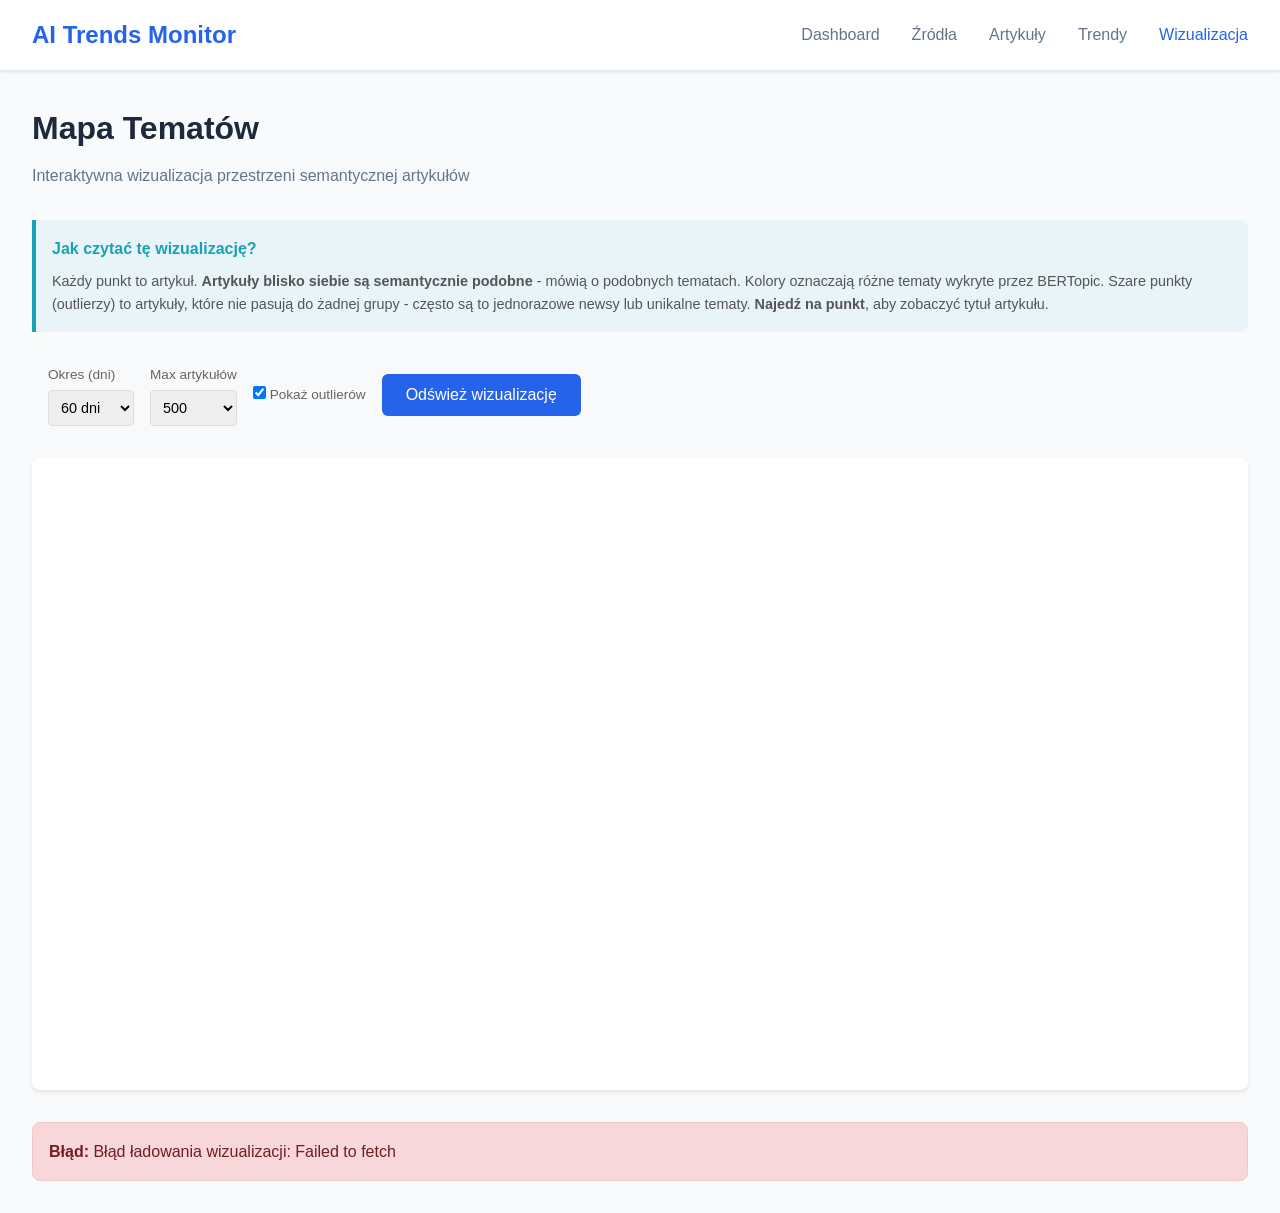
<file: admin-panel/visualization.html>
<!DOCTYPE html>
<html lang="pl">
<head>
    <meta charset="UTF-8">
    <meta name="viewport" content="width=device-width, initial-scale=1.0">
    <title>Wizualizacja Tematów - AI Trends Monitor</title>
    <link rel="stylesheet" href="css/style.css">
    <script src="https://cdn.plot.ly/plotly-2.27.0.min.js"></script>
    <style>
        .visualization-container {
            background: white;
            border-radius: 8px;
            box-shadow: 0 2px 4px rgba(0,0,0,0.1);
            padding: 1rem;
            margin-bottom: 2rem;
        }

        #topic-plot {
            width: 100%;
            height: 600px;
        }

        .controls-row {
            display: flex;
            gap: 1rem;
            align-items: center;
            flex-wrap: wrap;
            margin-bottom: 1rem;
            padding: 1rem;
            background: #f8f9fa;
            border-radius: 8px;
        }

        .control-group {
            display: flex;
            flex-direction: column;
            gap: 0.25rem;
        }

        .control-group label {
            font-size: 0.85rem;
            color: #666;
            font-weight: 500;
        }

        .control-group select,
        .control-group input {
            padding: 0.5rem;
            border: 1px solid #ddd;
            border-radius: 4px;
            font-size: 0.9rem;
        }

        .stats-row {
            display: flex;
            gap: 2rem;
            margin-bottom: 1rem;
            padding: 1rem;
            background: linear-gradient(135deg, #667eea 0%, #764ba2 100%);
            border-radius: 8px;
            color: white;
        }

        .stat-item {
            text-align: center;
        }

        .stat-item .value {
            font-size: 1.5rem;
            font-weight: bold;
        }

        .stat-item .label {
            font-size: 0.85rem;
            opacity: 0.9;
        }

        .explanation-box {
            background: #e8f4f8;
            border-left: 4px solid #17a2b8;
            padding: 1rem;
            margin-bottom: 1rem;
            border-radius: 0 8px 8px 0;
        }

        .explanation-box h4 {
            margin: 0 0 0.5rem 0;
            color: #17a2b8;
        }

        .explanation-box p {
            margin: 0;
            color: #555;
            font-size: 0.9rem;
        }

        .loading-overlay {
            position: absolute;
            top: 0;
            left: 0;
            right: 0;
            bottom: 0;
            background: rgba(255,255,255,0.9);
            display: flex;
            flex-direction: column;
            justify-content: center;
            align-items: center;
            z-index: 100;
        }

        .loading-spinner {
            width: 50px;
            height: 50px;
            border: 4px solid #f3f3f3;
            border-top: 4px solid #667eea;
            border-radius: 50%;
            animation: spin 1s linear infinite;
        }

        @keyframes spin {
            0% { transform: rotate(0deg); }
            100% { transform: rotate(360deg); }
        }

        .loading-text {
            margin-top: 1rem;
            color: #666;
            font-size: 0.9rem;
        }

        .error-message {
            background: #f8d7da;
            border: 1px solid #f5c6cb;
            color: #721c24;
            padding: 1rem;
            border-radius: 8px;
            margin-bottom: 1rem;
        }

        .plot-wrapper {
            position: relative;
        }
    </style>
</head>
<body>
    <!-- Navigation -->
    <nav>
        <div class="nav-container">
            <a href="index.html" class="nav-brand">AI Trends Monitor</a>
            <ul class="nav-links">
                <li><a href="index.html">Dashboard</a></li>
                <li><a href="sources.html">Źródła</a></li>
                <li><a href="articles.html">Artykuły</a></li>
                <li><a href="trends.html">Trendy</a></li>
                <li><a href="visualization.html" class="active">Wizualizacja</a></li>
            </ul>
        </div>
    </nav>

    <!-- Main Content -->
    <div class="container">
        <div class="page-header">
            <h1>Mapa Tematów</h1>
            <p>Interaktywna wizualizacja przestrzeni semantycznej artykułów</p>
        </div>

        <!-- Explanation -->
        <div class="explanation-box">
            <h4>Jak czytać tę wizualizację?</h4>
            <p>
                Każdy punkt to artykuł. <strong>Artykuły blisko siebie są semantycznie podobne</strong> -
                mówią o podobnych tematach. Kolory oznaczają różne tematy wykryte przez BERTopic.
                Szare punkty (outlierzy) to artykuły, które nie pasują do żadnej grupy - często są to
                jednorazowe newsy lub unikalne tematy. <strong>Najedź na punkt</strong>, aby zobaczyć tytuł artykułu.
            </p>
        </div>

        <!-- Stats Row -->
        <div class="stats-row" id="stats-row" style="display: none;">
            <div class="stat-item">
                <div class="value" id="stat-articles">-</div>
                <div class="label">Artykułów</div>
            </div>
            <div class="stat-item">
                <div class="value" id="stat-topics">-</div>
                <div class="label">Tematów</div>
            </div>
            <div class="stat-item">
                <div class="value" id="stat-days">-</div>
                <div class="label">Dni</div>
            </div>
            <div class="stat-item">
                <div class="value" id="stat-generated">-</div>
                <div class="label">Wygenerowano</div>
            </div>
        </div>

        <!-- Controls -->
        <div class="controls-row">
            <div class="control-group">
                <label>Okres (dni)</label>
                <select id="days-select">
                    <option value="30">30 dni</option>
                    <option value="60" selected>60 dni</option>
                    <option value="90">90 dni</option>
                    <option value="180">180 dni</option>
                </select>
            </div>

            <div class="control-group">
                <label>Max artykułów</label>
                <select id="max-articles-select">
                    <option value="200">200</option>
                    <option value="500" selected>500</option>
                    <option value="1000">1000</option>
                </select>
            </div>

            <div class="control-group">
                <label>
                    <input type="checkbox" id="include-outliers" checked>
                    Pokaż outlierów
                </label>
            </div>

            <button class="btn btn-primary" onclick="loadVisualization()">
                Odśwież wizualizację
            </button>
        </div>

        <!-- Visualization -->
        <div class="visualization-container">
            <div class="plot-wrapper">
                <div id="topic-plot"></div>
                <div id="loading-overlay" class="loading-overlay" style="display: none;">
                    <div class="loading-spinner"></div>
                    <div class="loading-text">Generowanie wizualizacji... (może potrwać do 30 sekund)</div>
                </div>
            </div>
        </div>

        <div id="error-container"></div>
    </div>

    <script src="js/api.js"></script>
    <script>
        // Load visualization on page load
        document.addEventListener('DOMContentLoaded', () => {
            loadVisualization();
        });

        async function loadVisualization() {
            const plotDiv = document.getElementById('topic-plot');
            const loadingOverlay = document.getElementById('loading-overlay');
            const errorContainer = document.getElementById('error-container');
            const statsRow = document.getElementById('stats-row');

            // Get parameters
            const days = document.getElementById('days-select').value;
            const maxArticles = document.getElementById('max-articles-select').value;
            const includeOutliers = document.getElementById('include-outliers').checked;

            // Show loading
            loadingOverlay.style.display = 'flex';
            errorContainer.innerHTML = '';
            statsRow.style.display = 'none';

            try {
                const response = await fetch(
                    `${api.baseUrl}/topics/visualization?days=${days}&max_articles=${maxArticles}&include_outliers=${includeOutliers}`
                );

                if (!response.ok) {
                    throw new Error(`HTTP error! status: ${response.status}`);
                }

                const data = await response.json();

                if (!data.traces || data.traces.length === 0) {
                    showError('Brak danych do wizualizacji. Uruchom scraping, aby zebrać artykuły.');
                    Plotly.purge(plotDiv);
                    return;
                }

                // Update stats
                if (data.metadata) {
                    document.getElementById('stat-articles').textContent = data.metadata.total_articles || '-';
                    document.getElementById('stat-topics').textContent = data.metadata.unique_topics || '-';
                    document.getElementById('stat-days').textContent = data.metadata.days_covered || '-';

                    if (data.metadata.generated_at) {
                        const date = new Date(data.metadata.generated_at);
                        document.getElementById('stat-generated').textContent = date.toLocaleTimeString('pl-PL');
                    }

                    statsRow.style.display = 'flex';
                }

                // Create plot
                const config = {
                    responsive: true,
                    displayModeBar: true,
                    modeBarButtonsToRemove: ['lasso2d', 'select2d'],
                    displaylogo: false
                };

                // Add click handler to open articles
                data.layout.hovermode = 'closest';

                Plotly.newPlot(plotDiv, data.traces, data.layout, config);

                // Add click event to open article URL
                plotDiv.on('plotly_click', function(eventData) {
                    if (eventData.points && eventData.points[0]) {
                        const point = eventData.points[0];
                        if (point.customdata && point.customdata[0]) {
                            window.open(point.customdata[0], '_blank');
                        }
                    }
                });

            } catch (error) {
                console.error('Error loading visualization:', error);
                showError(`Błąd ładowania wizualizacji: ${error.message}`);
            } finally {
                loadingOverlay.style.display = 'none';
            }
        }

        function showError(message) {
            const errorContainer = document.getElementById('error-container');
            errorContainer.innerHTML = `
                <div class="error-message">
                    <strong>Błąd:</strong> ${message}
                </div>
            `;
        }
    </script>
</body>
</html>
</file>
<file: admin-panel/css/style.css>
/* AI Trends Monitor - Admin Panel Styles */

:root {
    --primary-color: #2563eb;
    --secondary-color: #64748b;
    --success-color: #10b981;
    --danger-color: #ef4444;
    --warning-color: #f59e0b;
    --background-color: #f8fafc;
    --card-background: #ffffff;
    --text-color: #1e293b;
    --text-muted: #64748b;
    --border-color: #e2e8f0;
}

* {
    margin: 0;
    padding: 0;
    box-sizing: border-box;
}

body {
    font-family: -apple-system, BlinkMacSystemFont, 'Segoe UI', 'Roboto', 'Oxygen', 'Ubuntu', 'Cantarell', sans-serif;
    background-color: var(--background-color);
    color: var(--text-color);
    line-height: 1.6;
}

/* Navigation */
nav {
    background-color: var(--card-background);
    border-bottom: 1px solid var(--border-color);
    padding: 1rem 2rem;
    box-shadow: 0 1px 3px rgba(0, 0, 0, 0.1);
}

.nav-container {
    max-width: 1400px;
    margin: 0 auto;
    display: flex;
    justify-content: space-between;
    align-items: center;
}

.nav-brand {
    font-size: 1.5rem;
    font-weight: 700;
    color: var(--primary-color);
    text-decoration: none;
}

.nav-links {
    display: flex;
    gap: 2rem;
    list-style: none;
}

.nav-links a {
    color: var(--text-muted);
    text-decoration: none;
    font-weight: 500;
    transition: color 0.2s;
}

.nav-links a:hover,
.nav-links a.active {
    color: var(--primary-color);
}

/* Container */
.container {
    max-width: 1400px;
    margin: 2rem auto;
    padding: 0 2rem;
}

/* Page Header */
.page-header {
    margin-bottom: 2rem;
}

.page-header h1 {
    font-size: 2rem;
    margin-bottom: 0.5rem;
}

.page-header p {
    color: var(--text-muted);
}

/* Cards */
.card {
    background-color: var(--card-background);
    border: 1px solid var(--border-color);
    border-radius: 8px;
    padding: 1.5rem;
    margin-bottom: 1.5rem;
    box-shadow: 0 1px 3px rgba(0, 0, 0, 0.1);
}

.card-header {
    display: flex;
    justify-content: space-between;
    align-items: center;
    margin-bottom: 1.5rem;
}

.card-title {
    font-size: 1.25rem;
    font-weight: 600;
}

/* Stats Grid */
.stats-grid {
    display: grid;
    grid-template-columns: repeat(auto-fit, minmax(240px, 1fr));
    gap: 1.5rem;
    margin-bottom: 2rem;
}

.stat-card {
    background-color: var(--card-background);
    border: 1px solid var(--border-color);
    border-radius: 8px;
    padding: 1.5rem;
    box-shadow: 0 1px 3px rgba(0, 0, 0, 0.1);
}

.stat-label {
    color: var(--text-muted);
    font-size: 0.875rem;
    font-weight: 500;
    text-transform: uppercase;
    letter-spacing: 0.05em;
    margin-bottom: 0.5rem;
}

.stat-value {
    font-size: 2rem;
    font-weight: 700;
    color: var(--text-color);
}

/* Forms */
.form-group {
    margin-bottom: 1.5rem;
}

.form-label {
    display: block;
    font-weight: 500;
    margin-bottom: 0.5rem;
    color: var(--text-color);
}

.form-input,
.form-select {
    width: 100%;
    padding: 0.75rem;
    border: 1px solid var(--border-color);
    border-radius: 6px;
    font-size: 1rem;
    transition: border-color 0.2s;
}

.form-input:focus,
.form-select:focus {
    outline: none;
    border-color: var(--primary-color);
    box-shadow: 0 0 0 3px rgba(37, 99, 235, 0.1);
}

/* Buttons */
.btn {
    padding: 0.75rem 1.5rem;
    border: none;
    border-radius: 6px;
    font-size: 1rem;
    font-weight: 500;
    cursor: pointer;
    transition: all 0.2s;
    text-decoration: none;
    display: inline-block;
}

.btn-primary {
    background-color: var(--primary-color);
    color: white;
}

.btn-primary:hover {
    background-color: #1d4ed8;
    transform: translateY(-1px);
    box-shadow: 0 4px 6px rgba(0, 0, 0, 0.1);
}

.btn-success {
    background-color: var(--success-color);
    color: white;
}

.btn-success:hover {
    background-color: #059669;
}

.btn-danger {
    background-color: var(--danger-color);
    color: white;
}

.btn-danger:hover {
    background-color: #dc2626;
}

.btn-secondary {
    background-color: var(--secondary-color);
    color: white;
}

.btn-secondary:hover {
    background-color: #475569;
}

.btn-sm {
    padding: 0.5rem 1rem;
    font-size: 0.875rem;
}

/* Table */
.table-container {
    overflow-x: auto;
}

table {
    width: 100%;
    border-collapse: collapse;
}

thead {
    background-color: var(--background-color);
}

th {
    padding: 1rem;
    text-align: left;
    font-weight: 600;
    color: var(--text-muted);
    text-transform: uppercase;
    font-size: 0.75rem;
    letter-spacing: 0.05em;
    border-bottom: 2px solid var(--border-color);
}

td {
    padding: 1rem;
    border-bottom: 1px solid var(--border-color);
}

tr:hover {
    background-color: var(--background-color);
}

/* Badges */
.badge {
    display: inline-block;
    padding: 0.25rem 0.75rem;
    border-radius: 9999px;
    font-size: 0.75rem;
    font-weight: 600;
}

.badge-success {
    background-color: #d1fae5;
    color: #065f46;
}

.badge-danger {
    background-color: #fee2e2;
    color: #991b1b;
}

.badge-warning {
    background-color: #fef3c7;
    color: #92400e;
}

.badge-info {
    background-color: #dbeafe;
    color: #1e40af;
}

/* Alerts */
.alert {
    padding: 1rem 1.5rem;
    border-radius: 6px;
    margin-bottom: 1.5rem;
    border-left: 4px solid;
}

.alert-success {
    background-color: #d1fae5;
    border-color: var(--success-color);
    color: #065f46;
}

.alert-error {
    background-color: #fee2e2;
    border-color: var(--danger-color);
    color: #991b1b;
}

.alert-info {
    background-color: #dbeafe;
    border-color: var(--primary-color);
    color: #1e40af;
}

/* Loading Spinner */
.spinner {
    border: 4px solid var(--border-color);
    border-top: 4px solid var(--primary-color);
    border-radius: 50%;
    width: 40px;
    height: 40px;
    animation: spin 1s linear infinite;
    margin: 2rem auto;
}

@keyframes spin {
    0% { transform: rotate(0deg); }
    100% { transform: rotate(360deg); }
}

/* Modal */
.modal {
    display: none;
    position: fixed;
    z-index: 1000;
    left: 0;
    top: 0;
    width: 100%;
    height: 100%;
    background-color: rgba(0, 0, 0, 0.5);
}

.modal.active {
    display: flex;
    justify-content: center;
    align-items: center;
}

.modal-content {
    background-color: var(--card-background);
    border-radius: 8px;
    padding: 2rem;
    max-width: 500px;
    width: 90%;
    box-shadow: 0 20px 25px -5px rgba(0, 0, 0, 0.1);
}

.modal-header {
    display: flex;
    justify-content: space-between;
    align-items: center;
    margin-bottom: 1.5rem;
}

.modal-title {
    font-size: 1.5rem;
    font-weight: 600;
}

.modal-close {
    background: none;
    border: none;
    font-size: 1.5rem;
    cursor: pointer;
    color: var(--text-muted);
}

.modal-close:hover {
    color: var(--text-color);
}

/* Utilities */
.text-muted {
    color: var(--text-muted);
}

.text-sm {
    font-size: 0.875rem;
}

.text-center {
    text-align: center;
}

.mt-1 { margin-top: 0.5rem; }
.mt-2 { margin-top: 1rem; }
.mt-3 { margin-top: 1.5rem; }
.mb-1 { margin-bottom: 0.5rem; }
.mb-2 { margin-bottom: 1rem; }
.mb-3 { margin-bottom: 1.5rem; }

.flex {
    display: flex;
}

.flex-gap {
    gap: 1rem;
}

.justify-between {
    justify-content: space-between;
}

.items-center {
    align-items: center;
}

/* Responsive */
@media (max-width: 768px) {
    .container {
        padding: 0 1rem;
    }

    .nav-container {
        flex-direction: column;
        gap: 1rem;
    }

    .nav-links {
        flex-direction: column;
        gap: 0.5rem;
    }

    .stats-grid {
        grid-template-columns: 1fr;
    }
}
</file>
